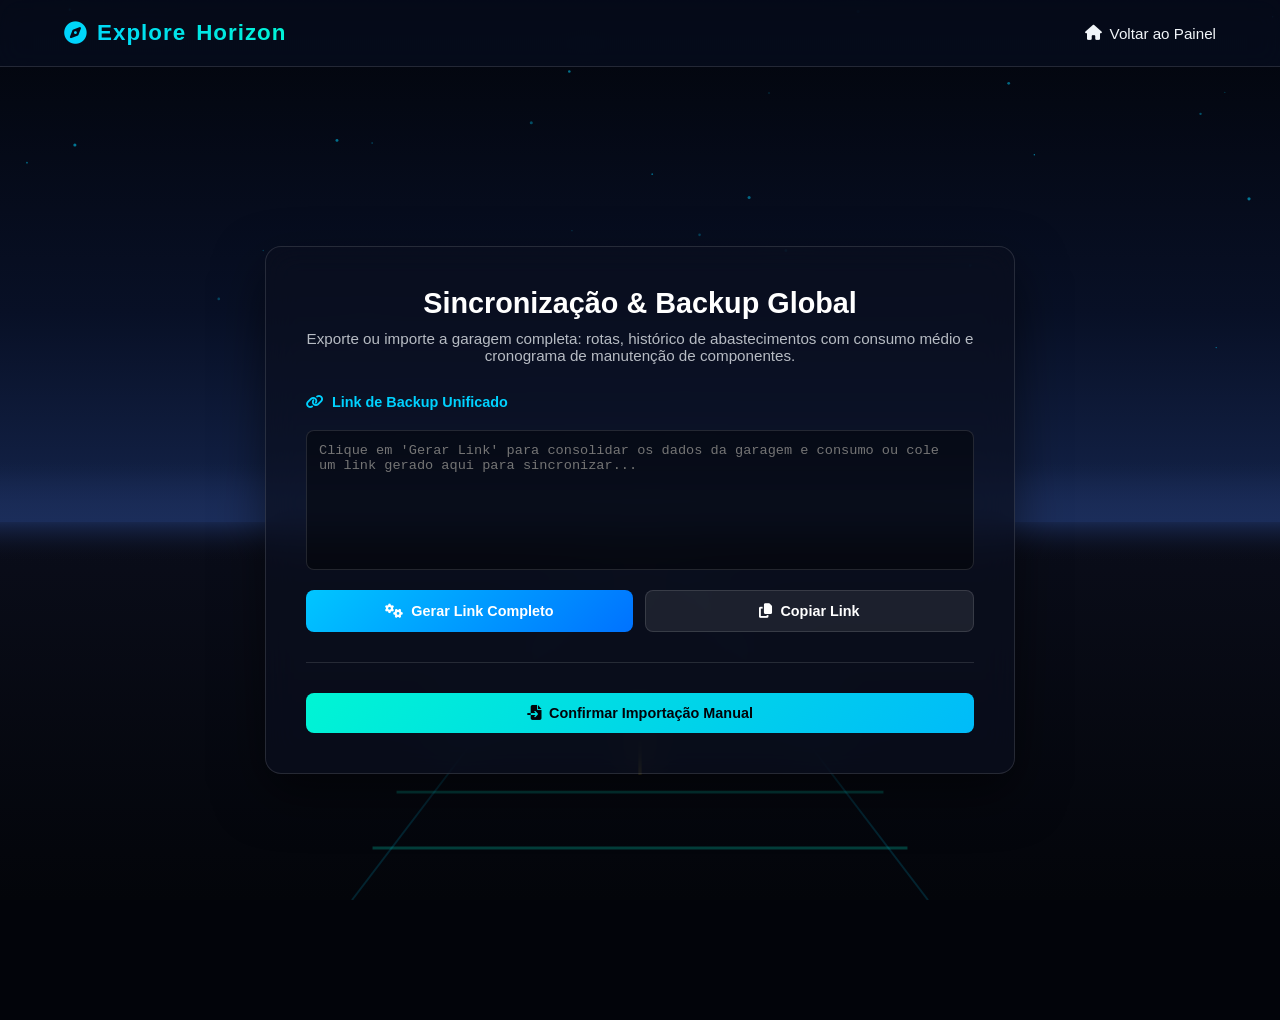
<file: backup.html>
<!DOCTYPE html>
<html lang="pt-BR">
<head>
    <meta charset="UTF-8">
    <meta name="viewport" content="width=device-width, initial-scale=1.0">
    <title>Backup & Sincronização | Estrada Infinita</title>
    <link rel="stylesheet" href="https://cdnjs.cloudflare.com/ajax/libs/font-awesome/6.4.0/css/all.min.css">
    
    <style>
        :root {
            --primary-color: #00d2ff;
            --accent-neon: #00f5d4;
            --accent-pink: #ff85a1;
            --bg-dark: #02040a;
            --card-bg: rgba(255, 255, 255, 0.06);
            --card-border: rgba(255, 255, 255, 0.12);
            --text-main: #f1f5f9;
        }

        * {
            margin: 0;
            padding: 0;
            box-sizing: border-box;
            font-family: 'Segoe UI', Roboto, Helvetica, Arial, sans-serif;
        }

        body {
            background-color: var(--bg-dark);
            color: var(--text-main);
            min-height: 100vh;
            overflow-x: hidden;
            position: relative;
        }

        #bg-canvas {
            position: fixed;
            top: 0;
            left: 0;
            width: 100vw;
            height: 100vh;
            z-index: -1;
            pointer-events: none;
        }

        /* Navbar estilo Glass */
        header {
            width: 100%;
            padding: 20px 5%;
            background: rgba(8, 16, 38, 0.5);
            backdrop-filter: blur(12px);
            -webkit-backdrop-filter: blur(12px);
            border-bottom: 1px solid var(--card-border);
            display: flex;
            justify-content: space-between;
            align-items: center;
            position: fixed;
            top: 0;
            left: 0;
            z-index: 100;
        }

        .logo {
            font-size: 1.4rem;
            font-weight: 800;
            letter-spacing: 1px;
            background: linear-gradient(45deg, var(--primary-color), var(--accent-neon));
            -webkit-background-clip: text;
            -webkit-text-fill-color: transparent;
            display: flex;
            align-items: center;
            gap: 10px;
        }

        .nav-menu {
            display: flex;
            gap: 20px;
            list-style: none;
        }

        .nav-menu a {
            color: var(--text-main);
            text-decoration: none;
            font-weight: 500;
            font-size: 0.95rem;
            transition: 0.3s;
            display: flex;
            align-items: center;
            gap: 8px;
        }

        .nav-menu a:hover {
            color: var(--accent-neon);
        }

        /* Container Principal Otimizado para Telas Grandes */
        main {
            margin-top: 120px;
            padding: 20px 5%;
            display: flex;
            justify-content: center;
            align-items: center;
            min-height: calc(100vh - 120px);
            opacity: 0;
            transition: opacity 0.5s ease;
        }

        .glass-container {
            background: rgba(10, 15, 30, 0.7);
            backdrop-filter: blur(16px);
            -webkit-backdrop-filter: blur(16px);
            border: 1px solid var(--card-border);
            border-radius: 16px;
            padding: 40px;
            width: 100%;
            max-width: 750px; /* Alargado sutilmente para monitores maiores */
            box-shadow: 0 20px 50px rgba(0,0,0,0.5);
            text-align: center;
        }

        h2 {
            font-size: 1.8rem;
            margin-bottom: 10px;
            color: #fff;
            font-weight: 700;
        }

        p.subtitle {
            font-size: 0.95rem;
            opacity: 0.75;
            margin-bottom: 30px;
        }

        .backup-box {
            display: flex;
            flex-direction: column;
            gap: 20px;
            text-align: left;
        }

        label {
            font-size: 0.9rem;
            font-weight: 600;
            color: var(--primary-color);
            display: flex;
            align-items: center;
            gap: 8px;
        }

        textarea {
            width: 100%;
            height: 140px;
            background: rgba(0, 0, 0, 0.4);
            border: 1px solid var(--card-border);
            border-radius: 8px;
            padding: 12px;
            color: #fff;
            font-family: 'Courier New', Courier, monospace;
            font-size: 0.85rem;
            resize: none;
            outline: none;
            transition: 0.3s;
        }

        textarea:focus {
            border-color: var(--primary-color);
            box-shadow: 0 0 10px rgba(0, 210, 255, 0.2);
        }

        .btn-group {
            display: flex;
            gap: 12px;
            flex-wrap: wrap;
        }

        button {
            flex: 1;
            min-width: 140px;
            padding: 12px 20px;
            border: none;
            border-radius: 8px;
            font-size: 0.9rem;
            font-weight: 600;
            cursor: pointer;
            transition: 0.3s cubic-bezier(0.175, 0.885, 0.32, 1.275);
            display: flex;
            align-items: center;
            justify-content: center;
            gap: 8px;
        }

        .btn-primary {
            background: linear-gradient(135deg, #00c6ff, #0072ff);
            color: #fff;
        }

        .btn-primary:hover {
            transform: translateY(-2px);
            box-shadow: 0 5px 15px rgba(0, 114, 255, 0.4);
        }

        .btn-secondary {
            background: rgba(255, 255, 255, 0.08);
            color: #fff;
            border: 1px solid var(--card-border);
        }

        .btn-secondary:hover {
            background: rgba(255, 255, 255, 0.15);
            transform: translateY(-2px);
        }

        .btn-success {
            background: linear-gradient(135deg, #00f5d4, #00bbf9);
            color: #02040a;
        }

        .btn-success:hover {
            transform: translateY(-2px);
            box-shadow: 0 5px 15px rgba(0, 245, 212, 0.4);
        }

        hr {
            border: none;
            border-top: 1px solid var(--card-border);
            margin: 10px 0;
        }
    </style>
</head>
<body>

    <canvas id="bg-canvas"></canvas>

    <header>
        <div class="logo">
            <i class="fa-solid fa-compass"></i> Explore<span>Horizon</span>
        </div>
        <ul class="nav-menu">
            <li><a href="index.html"><i class="fa-solid fa-house"></i> Voltar ao Painel</a></li>
        </ul>
    </header>

    <main>
        <div class="glass-container">
            <h2>Sincronização & Backup Global</h2>
            <p class="subtitle">Exporte ou importe a garagem completa: rotas, histórico de abastecimentos com consumo médio e cronograma de manutenção de componentes.</p>
            
            <div class="backup-box">
                <label><i class="fa-solid fa-link"></i> Link de Backup Unificado</label>
                <textarea id="backup-string" placeholder="Clique em 'Gerar Link' para consolidar os dados da garagem e consumo ou cole um link gerado aqui para sincronizar..."></textarea>
                
                <div class="btn-group">
                    <button class="btn-primary" onclick="generateBackupLink()"><i class="fa-solid fa-gears"></i> Gerar Link Completo</button>
                    <button class="btn-secondary" onclick="copyBackup()"><i class="fa-solid fa-copy"></i> Copiar Link</button>
                </div>

                <hr>

                <div class="btn-group">
                    <button class="btn-success" onclick="importBackupTextarea()"><i class="fa-solid fa-file-import"></i> Confirmar Importação Manual</button>
                </div>
            </div>
        </div>
    </main>

    <script>
        // --- 1. CANVAS BACKGROUND INTERATIVO (Sincronizado) ---
        const canvas = document.getElementById('bg-canvas');
        const ctx = canvas.getContext('2d');

        let mouse = { x: window.innerWidth / 2, y: window.innerHeight / 2, targetX: window.innerWidth / 2, targetSpeed: 0.6 };
        let speed = 0.6; 
        let horizonY;
        let roadLines = [];
        let stars = [];
        let isNight = true;

        const currentHour = new Date().getHours();
        isNight = currentHour < 6 || currentHour >= 18; 

        function initCanvas() {
            canvas.width = window.innerWidth;
            canvas.height = window.innerHeight;
            horizonY = canvas.height * 0.58; 
            
            stars = [];
            if (isNight) {
                for(let i = 0; i < 45; i++) {
                    stars.push({
                        x: Math.random() * canvas.width,
                        y: Math.random() * horizonY,
                        size: Math.random() * 1.2 + 0.5,
                        baseAlpha: Math.random() * 0.4 + 0.2
                    });
                }
            }

            roadLines = [];
            const totalLines = 12;
            for(let i = 0; i < totalLines; i++) {
                roadLines.push((i / totalLines) * 100);
            }
        }

        window.addEventListener('mousemove', (e) => { mouse.targetX = e.clientX; });

        function animateCanvas() {
            ctx.clearRect(0, 0, canvas.width, canvas.height);
            mouse.x += (mouse.targetX - mouse.x) * 0.04;
            let curveFactor = (mouse.x - canvas.width / 2) / (canvas.width / 2);

            let skyGrad = ctx.createLinearGradient(0, 0, 0, horizonY);
            if (isNight) {
                skyGrad.addColorStop(0, '#02040a');
                skyGrad.addColorStop(0.6, '#081026');
                skyGrad.addColorStop(0.9, '#111f42');
                skyGrad.addColorStop(1, '#1b2d5a');
            } else {
                skyGrad.addColorStop(0, '#1a1c4b');  
                skyGrad.addColorStop(0.4, '#3b1c55'); 
                skyGrad.addColorStop(0.7, '#832161'); 
                skyGrad.addColorStop(0.9, '#da4453'); 
                skyGrad.addColorStop(1, '#f6bb42');   
            }
            ctx.fillStyle = skyGrad;
            ctx.fillRect(0, 0, canvas.width, horizonY);

            if (isNight) {
                stars.forEach(star => {
                    ctx.fillStyle = `rgba(0, 210, 255, ${star.baseAlpha})`;
                    ctx.beginPath();
                    ctx.arc(star.x - (curveFactor * 15), star.y, star.size, 0, Math.PI * 2);
                    ctx.fill();
                });
            }

            let roadGrad = ctx.createLinearGradient(0, horizonY, 0, canvas.height);
            if (isNight) {
                roadGrad.addColorStop(0, '#0a0d1a');
                roadGrad.addColorStop(1, '#03050a');
            } else {
                roadGrad.addColorStop(0, '#1f1924'); 
                roadGrad.addColorStop(1, '#0d0a10');
            }
            ctx.fillStyle = roadGrad;
            ctx.fillRect(0, horizonY, canvas.width, canvas.height - horizonY);

            let centerX = canvas.width / 2 + (curveFactor * 100);

            roadLines.forEach((progress, index) => {
                progress += speed;
                if (progress >= 100) progress = 0;
                roadLines[index] = progress;

                let normZ = progress / 100;
                let perspectiveY = horizonY + (normZ * normZ) * (canvas.height - horizonY);
                let roadWidth = normZ * canvas.width * 0.45;
                let opacity = normZ;

                ctx.strokeStyle = isNight ? `rgba(0, 245, 212, ${opacity * 0.25})` : `rgba(255, 133, 161, ${opacity * 0.35})`;
                ctx.lineWidth = 1 + normZ * 2;
                ctx.beginPath();
                ctx.moveTo(centerX - roadWidth / 2, perspectiveY);
                ctx.lineTo(centerX + roadWidth / 2, perspectiveY);
                ctx.stroke();

                if (Math.sin(progress * 0.2) > 0) {
                    ctx.strokeStyle = `rgba(255, 211, 42, ${opacity * 0.6})`;
                    ctx.lineWidth = 1 + normZ * 3;
                    ctx.beginPath();
                    let lineLength = 10 + normZ * 30;
                    ctx.moveTo(centerX + (curveFactor * normZ * 30), perspectiveY);
                    ctx.lineTo(centerX + (curveFactor * normZ * 30), perspectiveY + lineLength > canvas.height ? canvas.height : perspectiveY + lineLength);
                    ctx.stroke();
                }
            });

            ctx.strokeStyle = isNight ? 'rgba(0, 210, 255, 0.15)' : 'rgba(234, 95, 148, 0.2)';
            ctx.lineWidth = 2;
            ctx.beginPath();
            ctx.moveTo(centerX, horizonY);
            ctx.lineTo(canvas.width / 2 - canvas.width * 0.225 + (curveFactor * 100), canvas.height);
            ctx.stroke();
            ctx.beginPath();
            ctx.moveTo(centerX, horizonY);
            ctx.lineTo(canvas.width / 2 + canvas.width * 0.225 + (curveFactor * 100), canvas.height);
            ctx.stroke();

            let atmosphericGlow = ctx.createLinearGradient(0, horizonY - 60, 0, horizonY + 40);
            if (isNight) {
                atmosphericGlow.addColorStop(0, 'rgba(27, 45, 90, 0)');
                atmosphericGlow.addColorStop(0.6, 'rgba(27, 45, 90, 0.8)'); 
                atmosphericGlow.addColorStop(1, 'rgba(10, 13, 26, 0)');     
            } else {
                atmosphericGlow.addColorStop(0, 'rgba(246, 187, 66, 0)');
                atmosphericGlow.addColorStop(0.6, 'rgba(246, 187, 66, 0.5)'); 
                atmosphericGlow.addColorStop(1, 'rgba(31, 25, 36, 0)');
            }
            ctx.fillStyle = atmosphericGlow;
            ctx.fillRect(0, horizonY - 60, canvas.width, 100);

            requestAnimationFrame(animateCanvas);
        }

        window.addEventListener('resize', initCanvas);
        initCanvas();
        animateCanvas();


        // --- 2. TRATAMENTO DE SESSÃO FLUIDO + AUTO IMPORT VIA URL (MÚLTIPLAS CHAVES) ---
        window.addEventListener('DOMContentLoaded', () => {
            let activeSession = sessionStorage.getItem('eh_session');
            if(!activeSession) {
                sessionStorage.setItem('eh_session', 'guest');
                activeSession = 'guest';
            }
            const prefix = activeSession === 'admin' ? 'admin_' : 'guest_';
            const destKey = activeSession === 'admin' ? 'explore_destinations' : 'guest_destinations';
            
            const mainEl = document.querySelector('main');
            if(mainEl) mainEl.style.opacity = '1';

            // Captura parâmetros da URL
            const urlParams = new URLSearchParams(window.location.search);
            const importData = urlParams.get('import');
            
            if (importData) {
                try {
                    const decrypted = decodeURIComponent(escape(atob(importData)));
                    const packageData = JSON.parse(decrypted); 
                    
                    // Valida e extrai o pacote completo injetando no localStorage correspondente
                    if(packageData.destinations) localStorage.setItem(destKey, JSON.stringify(packageData.destinations));
                    if(packageData.garage) localStorage.setItem(prefix + 'garage', JSON.stringify(packageData.garage));
                    if(packageData.fuel) localStorage.setItem(prefix + 'fuel_records', JSON.stringify(packageData.fuel));
                    if(packageData.maint) localStorage.setItem(prefix + 'maint_records', JSON.stringify(packageData.maint));
                    if(packageData.reminders) localStorage.setItem(prefix + 'reminders', JSON.stringify(packageData.reminders));
                    
                    alert("Sincronização de dados da garagem realizada com sucesso!");
                    window.location.href = "index.html";
                } catch(e) {
                    alert("O link de importação usado está corrompido ou é inválido.");
                }
            }
        });


        // --- 3. EXPORTAR/IMPORTAR CONJUNTO UNIFICADO DE CHAVES ---
        function generateBackupLink() {
            const role = sessionStorage.getItem('eh_session') || 'guest';
            const prefix = role === 'admin' ? 'admin_' : 'guest_';
            const destKey = role === 'admin' ? 'explore_destinations' : 'guest_destinations';

            // Coleta todas as estruturas criadas nas alterações anteriores
            const packageData = {
                destinations: JSON.parse(localStorage.getItem(destKey)) || [],
                garage: JSON.parse(localStorage.getItem(prefix + 'garage')) || null,
                fuel: JSON.parse(localStorage.getItem(prefix + 'fuel_records')) || [],
                maint: JSON.parse(localStorage.getItem(prefix + 'maint_records')) || [],
                reminders: JSON.parse(localStorage.getItem(prefix + 'reminders')) || []
            };
            
            // Verifica se existe alguma informação útil para ser exportada
            if (packageData.destinations.length === 0 && !packageData.garage && packageData.fuel.length === 0 && packageData.maint.length === 0) {
                alert("Nenhum registro localizado neste perfil para exportar ainda.");
                return;
            }

            const stringified = JSON.stringify(packageData);
            const encryptedData = btoa(unescape(encodeURIComponent(stringified)));
            const shareableLink = `${window.location.origin}${window.location.pathname}?import=${encryptedData}`;
            
            document.getElementById('backup-string').value = shareableLink;
        }

        function copyBackup() {
            const txt = document.getElementById('backup-string');
            if(!txt.value) { alert("Gere o link antes de copiar."); return; }
            txt.select();
            document.execCommand('copy');
            alert("Link de sincronização unificado copiado!");
        }

        function importBackupTextarea() {
            const txtValue = document.getElementById('backup-string').value.trim();
            if(!txtValue) { alert("Cole o código ou link na caixa antes."); return; }
            
            try {
                let cleanCode = txtValue.includes('?import=') ? txtValue.split('?import=')[1] : txtValue;
                const decrypted = decodeURIComponent(escape(atob(cleanCode)));
                const packageData = JSON.parse(decrypted);
                
                const role = sessionStorage.getItem('eh_session') || 'guest';
                const prefix = role === 'admin' ? 'admin_' : 'guest_';
                const destKey = role === 'admin' ? 'explore_destinations' : 'guest_destinations';
                
                // Grava de forma limpa cada estrutura recuperada
                if(packageData.destinations) localStorage.setItem(destKey, JSON.stringify(packageData.destinations));
                if(packageData.garage) localStorage.setItem(prefix + 'garage', JSON.stringify(packageData.garage));
                if(packageData.fuel) localStorage.setItem(prefix + 'fuel_records', JSON.stringify(packageData.fuel));
                if(packageData.maint) localStorage.setItem(prefix + 'maint_records', JSON.stringify(packageData.maint));
                if(packageData.reminders) localStorage.setItem(prefix + 'reminders', JSON.stringify(packageData.reminders));

                alert("Importação e sincronização completas concluídas com sucesso!");
                window.location.href = "index.html";
            } catch(e) {
                alert("Código ou link de sincronização inválido.");
            }
        }
    </script>
</body>
</html>
</file>
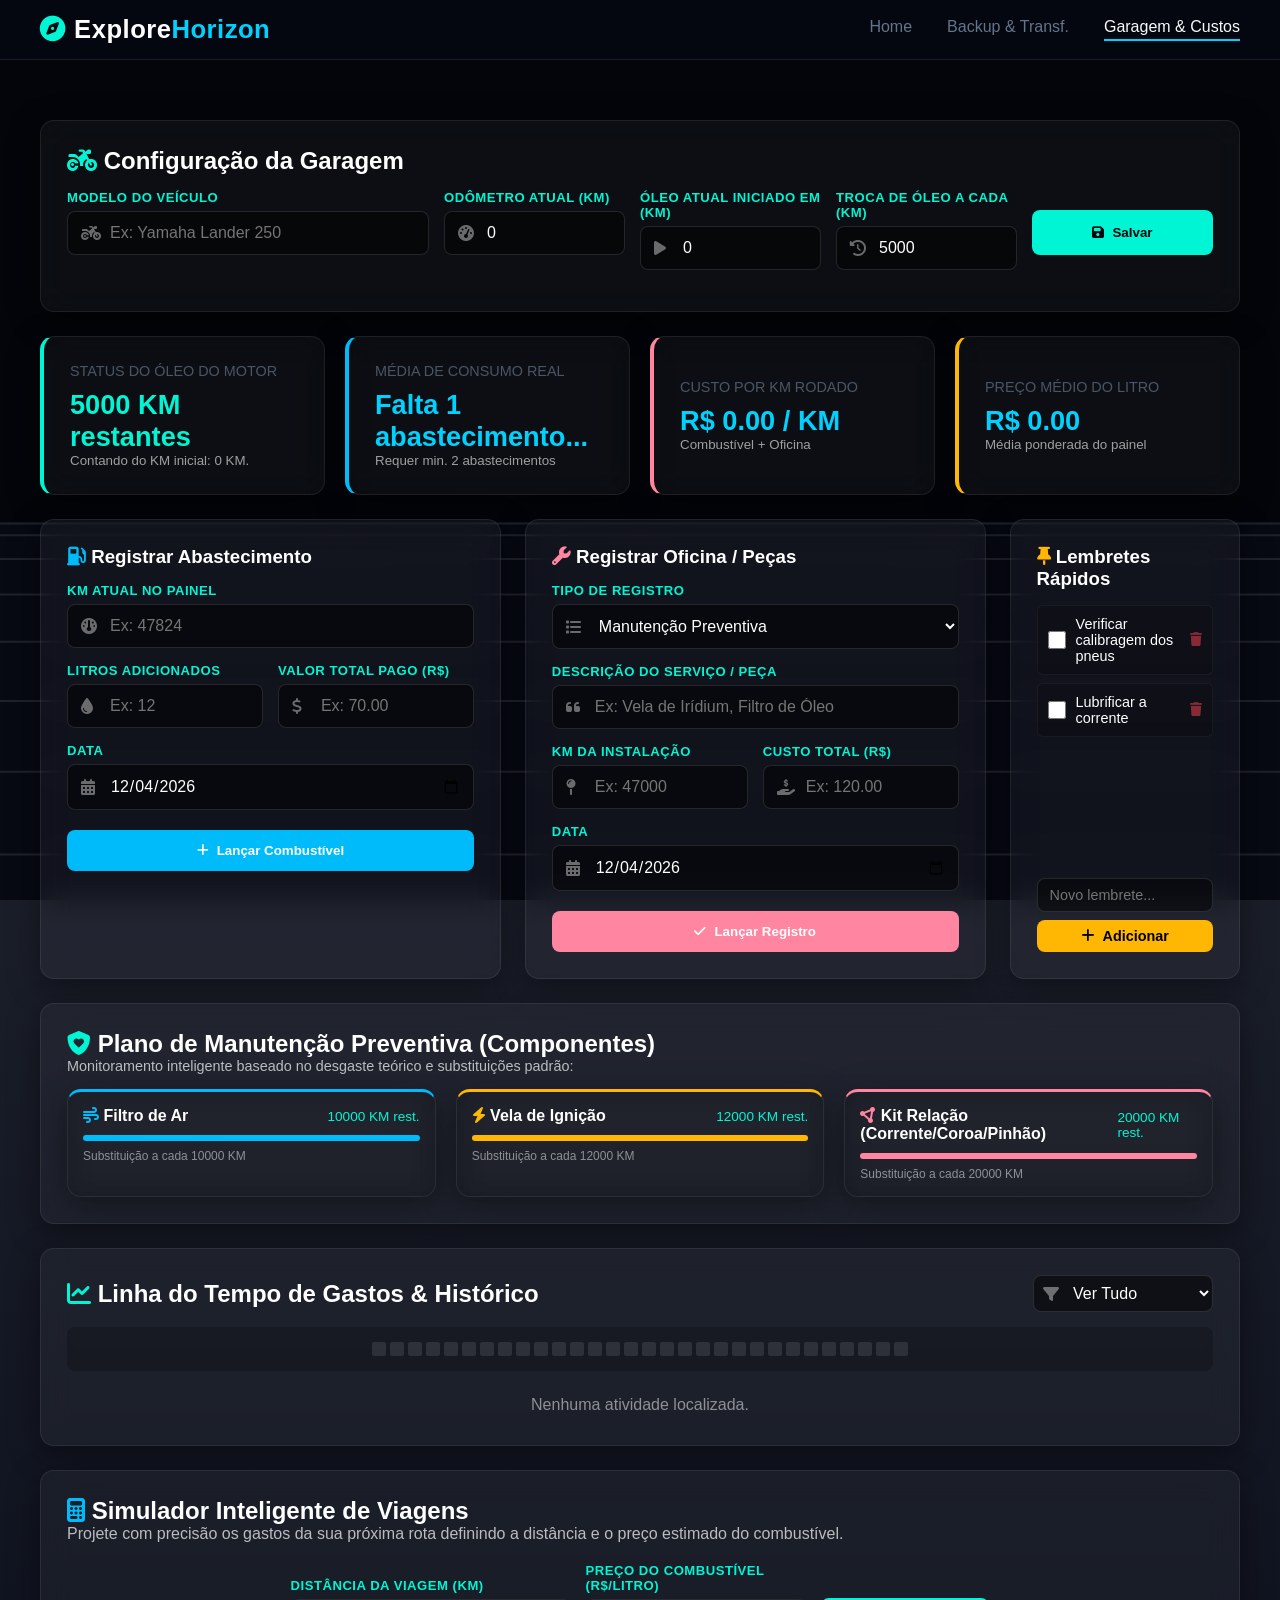
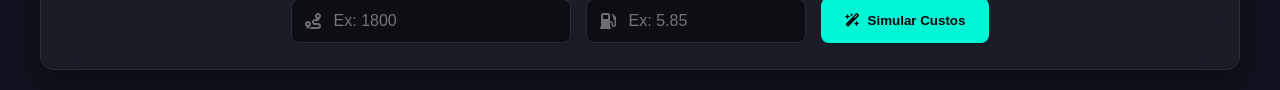
<file: manutencao.html>
<!DOCTYPE html>
<html lang="pt-BR">

<head>
    <meta charset="UTF-8">
    <meta name="viewport" content="width=device-width, initial-scale=1.0">
    <title>ExploreHorizon - Gestão de Manutenção e Consumo</title>
    <link rel="stylesheet" href="style.css">
    <link rel="stylesheet" href="manutencao.css">
    <link rel="stylesheet" href="https://cdnjs.cloudflare.com/ajax/libs/font-awesome/6.4.0/css/all.min.css">
    <style>
        body {
            background: linear-gradient(rgba(10, 14, 26, 0.88), rgba(10, 14, 26, 0.98)),
                url('https://images.unsplash.com/photo-1618005182384-a83a8bd57fbe?q=80&w=1920') no-repeat center center fixed;
            background-size: cover;
            font-family: 'Segoe UI', Tahoma, Geneva, Verdana, sans-serif;
            color: #ffffff;
            margin: 0;
            padding: 0;
        }

        #bg-canvas {
            position: fixed;
            top: 0;
            left: 0;
            width: 100%;
            height: 100%;
            z-index: -1;
            pointer-events: none;
        }

        /* Otimização para Monitores Grandes e Ultrawide */
        .main-container {
            max-width: 1650px;
            margin: 100px auto 0 auto;
            padding: 20px 40px;
        }

        .glass-card {
            background: rgba(255, 255, 255, 0.04);
            backdrop-filter: blur(16px);
            -webkit-backdrop-filter: blur(16px);
            border: 1px solid rgba(255, 255, 255, 0.08);
            border-radius: 14px;
            padding: 26px;
            box-shadow: 0 8px 32px 0 rgba(0, 0, 0, 0.4);
            transition: transform 0.2s ease;
        }

        .modern-input-group {
            display: flex;
            flex-direction: column;
            position: relative;
            margin-bottom: 15px;
        }

        .modern-input-group label {
            font-size: 0.82rem;
            color: #00f5d4;
            margin-bottom: 6px;
            font-weight: 600;
            text-transform: uppercase;
            letter-spacing: 0.5px;
        }

        .input-wrapper {
            position: relative;
            display: flex;
            align-items: center;
        }

        .input-wrapper i {
            position: absolute;
            left: 14px;
            color: rgba(255, 255, 255, 0.4);
            font-size: 1rem;
            pointer-events: none;
        }

        .input-wrapper input,
        .input-wrapper select,
        .input-wrapper textarea {
            width: 100%;
            padding: 12px 12px 12px 42px;
            background: rgba(0, 0, 0, 0.5);
            border: 1px solid rgba(255, 255, 255, 0.12);
            border-radius: 8px;
            color: #fff;
            font-size: 1rem;
            outline: none;
            transition: all 0.3s ease;
        }

        .input-wrapper input:focus,
        .input-wrapper select:focus {
            border-color: #00f5d4;
            box-shadow: 0 0 12px rgba(0, 245, 212, 0.25);
        }

        .btn-modern {
            cursor: pointer;
            border: none;
            border-radius: 8px;
            font-weight: bold;
            display: inline-flex;
            align-items: center;
            justify-content: center;
            gap: 8px;
            transition: all 0.3s;
        }

        .btn-modern-primary {
            background: #00f5d4;
            color: #03050a;
        }

        .btn-modern-primary:hover {
            background: #00bbf9;
            box-shadow: 0 0 15px rgba(0, 187, 249, 0.4);
        }

        /* Grid Layout de Três Colunas para Telas Grandes */
        .dashboard-layout-grid {
            display: grid;
            grid-template-columns: 2fr 2fr 1fr;
            gap: 24px;
            margin-bottom: 24px;
        }

        @media (max-width: 1200px) {
            .dashboard-layout-grid {
                grid-template-columns: 1fr 1fr;
            }
        }

        @media (max-width: 768px) {
            .dashboard-layout-grid {
                grid-template-columns: 1fr;
            }
        }

        /* Lista de Checklist/Lembretes */
        .reminder-item {
            display: flex;
            align-items: center;
            gap: 10px;
            background: rgba(0, 0, 0, 0.2);
            padding: 10px;
            border-radius: 6px;
            margin-bottom: 8px;
            border: 1px solid rgba(255, 255, 255, 0.05);
        }

        .reminder-item input[type="checkbox"] {
            accent-color: #00f5d4;
            width: 18px;
            height: 18px;
            cursor: pointer;
        }
    </style>
</head>

<body>
    <canvas id="bg-canvas"></canvas>
    <div id="toast-container"></div>

    <header>
        <div class="navbar">
            <div class="logo">
                <i class="fa-solid fa-compass animate-compass"></i> Explore<span>Horizon</span>
            </div>
            <nav class="nav-menu">
                <a href="index.html" class="nav-link">Home</a>
                <a href="backup.html" class="nav-link">Backup & Transf.</a>
                <a href="#" class="nav-link active">Garagem & Custos</a>
            </nav>
        </div>
    </header>

    <main class="main-container">

        <section class="glass-card" style="margin-bottom: 24px;">
            <h2><i class="fa-solid fa-motorcycle" style="color: #00f5d4;"></i> Configuração da Garagem</h2>
            <div style="display: flex; flex-wrap: wrap; gap: 15px; margin-top: 15px;">
                <div class="modern-input-group" style="flex: 2; min-width: 220px;">
                    <label>Modelo do Veículo</label>
                    <div class="input-wrapper">
                        <input type="text" id="veh-model" placeholder="Ex: Yamaha Lander 250">
                        <i class="fa-solid fa-motorcycle"></i>
                    </div>
                </div>
                <div class="modern-input-group" style="flex: 1; min-width: 160px;">
                    <label>Odômetro Atual (KM)</label>
                    <div class="input-wrapper">
                        <input type="number" id="veh-km" placeholder="Ex: 47520">
                        <i class="fa-solid fa-gauge-high"></i>
                    </div>
                </div>
                <div class="modern-input-group" style="flex: 1; min-width: 160px;">
                    <label>Óleo Atual Iniciado em (KM)</label>
                    <div class="input-wrapper">
                        <input type="number" id="veh-oil-start" placeholder="Ex: 47000">
                        <i class="fa-solid fa-play"></i>
                    </div>
                </div>
                <div class="modern-input-group" style="flex: 1; min-width: 160px;">
                    <label>Troca de Óleo a cada (KM)</label>
                    <div class="input-wrapper">
                        <input type="number" id="veh-oil-interval" placeholder="Ex: 5000" value="5000">
                        <i class="fa-solid fa-clock-rotate-left"></i>
                    </div>
                </div>
                <div class="modern-input-group"
                    style="flex: 1; min-width: 150px; display: flex; justify-content: flex-end;">
                    <button class="btn-modern btn-modern-primary" onclick="saveVehicleSettings()"
                        style="width: 100%; height: 45px; margin-bottom: 15px;"><i class="fa-solid fa-floppy-disk"></i>
                        Salvar</button>
                </div>
            </div>
        </section>

        <div
            style="display: grid; grid-template-columns: repeat(auto-fit, minmax(240px, 1fr)); gap: 20px; margin-bottom: 24px;">
            <div class="stat-card glass-card" style="border-left: 4px solid #00f5d4;">
                <p style="margin: 0 0 10px 0; opacity: 0.7; font-size: 0.9rem;">STATUS DO ÓLEO DO MOTOR</p>
                <h3 id="card-oil-status" style="margin: 0; font-size: 1.7rem;">---</h3>
                <small id="card-oil-sub" style="opacity: 0.6;">Carregando...</small>
            </div>
            <div class="stat-card glass-card" style="border-left: 4px solid #00bbf9;">
                <p style="margin: 0 0 10px 0; opacity: 0.7; font-size: 0.9rem;">MÉDIA DE CONSUMO REAL</p>
                <h3 id="card-consumption" style="margin: 0; font-size: 1.7rem;">0.0 km/L</h3>
                <small style="opacity: 0.6;">Requer min. 2 abastecimentos</small>
            </div>
            <div class="stat-card glass-card" style="border-left: 4px solid #ff85a1;">
                <p style="margin: 0 0 10px 0; opacity: 0.7; font-size: 0.9rem;">CUSTO POR KM RODADO</p>
                <h3 id="card-cost-per-km" style="margin: 0; font-size: 1.7rem;">R$ 0,00 / KM</h3>
                <small style="opacity: 0.6;">Combustível + Oficina</small>
            </div>
            <div class="stat-card glass-card" style="border-left: 4px solid #ffb703;">
                <p style="margin: 0 0 10px 0; opacity: 0.7; font-size: 0.9rem;">PREÇO MÉDIO DO LITRO</p>
                <h3 id="card-avg-fuel-price" style="margin: 0; font-size: 1.7rem;">R$ 0,00</h3>
                <small style="opacity: 0.6;">Média ponderada do painel</small>
            </div>
        </div>

        <div class="dashboard-layout-grid">

            <div class="glass-card">
                <h3><i class="fa-solid fa-gas-pump" style="color: #00bbf9;"></i> Registrar Abastecimento</h3>
                <div style="margin-top: 15px;">
                    <div class="modern-input-group">
                        <label>KM Atual no Painel</label>
                        <div class="input-wrapper">
                            <input type="number" id="fuel-km" placeholder="Ex: 47824">
                            <i class="fa-solid fa-gauge"></i>
                        </div>
                    </div>
                    <div style="display: flex; gap: 15px;">
                        <div class="modern-input-group" style="flex: 1;">
                            <label>Litros Adicionados</label>
                            <div class="input-wrapper">
                                <input type="number" step="0.01" id="fuel-liters" placeholder="Ex: 12">
                                <i class="fa-solid fa-droplet"></i>
                            </div>
                        </div>
                        <div class="modern-input-group" style="flex: 1;">
                            <label>Valor Total Pago (R$)</label>
                            <div class="input-wrapper">
                                <input type="number" step="0.01" id="fuel-price" placeholder="Ex: 70.00">
                                <i class="fa-solid fa-dollar-sign"></i>
                            </div>
                        </div>
                    </div>
                    <div class="modern-input-group">
                        <label>Data</label>
                        <div class="input-wrapper">
                            <input type="date" id="fuel-date">
                            <i class="fa-solid fa-calendar-days"></i>
                        </div>
                    </div>
                    <button class="btn-modern" onclick="addFuelRecord()"
                        style="background: #00bbf9; color: #fff; width: 100%; padding: 13px; margin-top: 5px;"><i
                            class="fa-solid fa-plus"></i> Lançar Combustível</button>
                </div>
            </div>

            <div class="glass-card">
                <h3><i class="fa-solid fa-wrench" style="color: #ff85a1;"></i> Registrar Oficina / Peças</h3>
                <div style="margin-top: 15px;">
                    <div class="modern-input-group">
                        <label>Tipo de Registro</label>
                        <div class="input-wrapper">
                            <select id="maint-type">
                                <option value="Preventiva">Manutenção Preventiva</option>
                                <option value="Corretiva">Manutenção Corretiva</option>
                                <option value="Troca de Óleo">Troca de Óleo</option>
                                <option value="Modificação">Modificação / Acessório</option>
                            </select>
                            <i class="fa-solid fa-list"></i>
                        </div>
                    </div>
                    <div class="modern-input-group">
                        <label>Descrição do Serviço / Peça</label>
                        <div class="input-wrapper">
                            <input type="text" id="maint-desc" placeholder="Ex: Vela de Irídium, Filtro de Óleo">
                            <i class="fa-solid fa-quote-left"></i>
                        </div>
                    </div>
                    <div style="display: flex; gap: 15px;">
                        <div class="modern-input-group" style="flex: 1;">
                            <label>KM da Instalação</label>
                            <div class="input-wrapper">
                                <input type="number" id="maint-km" placeholder="Ex: 47000">
                                <i class="fa-solid fa-map-pin"></i>
                            </div>
                        </div>
                        <div class="modern-input-group" style="flex: 1;">
                            <label>Custo Total (R$)</label>
                            <div class="input-wrapper">
                                <input type="number" step="0.01" id="maint-price" placeholder="Ex: 120.00">
                                <i class="fa-solid fa-hand-holding-dollar"></i>
                            </div>
                        </div>
                    </div>
                    <div class="modern-input-group">
                        <label>Data</label>
                        <div class="input-wrapper">
                            <input type="date" id="maint-date">
                            <i class="fa-solid fa-calendar-days"></i>
                        </div>
                    </div>
                    <button class="btn-modern" onclick="addMaintRecord()"
                        style="background: #ff85a1; color: #fff; width: 100%; padding: 13px; margin-top: 5px;"><i
                            class="fa-solid fa-check"></i> Lançar Registro</button>
                </div>
            </div>

            <div class="glass-card" style="display: flex; flex-direction: column; justify-content: space-between;">
                <div>
                    <h3><i class="fa-solid fa-thumbtack" style="color: #ffb703;"></i> Lembretes Rápidos</h3>
                    <div id="reminders-list" style="margin-top: 15px;">
                    </div>
                </div>
                <div style="margin-top: 10px;">
                    <div class="input-wrapper">
                        <input type="text" id="new-reminder-text" placeholder="Novo lembrete..."
                            style="padding: 8px 8px 8px 12px; font-size: 0.9rem;">
                    </div>
                    <button class="btn-modern" onclick="addCustomReminder()"
                        style="background: #ffb703; color: #000; width: 100%; padding: 8px; margin-top: 8px; font-size: 0.9rem;"><i
                            class="fa-solid fa-plus"></i> Adicionar</button>
                </div>
            </div>
        </div>

        <section class="glass-card" style="margin-bottom: 24px;">
            <h2><i class="fa-solid fa-shield-heart" style="color: #00f5d4;"></i> Plano de Manutenção Preventiva
                (Componentes)</h2>
            <p style="font-size: 0.9rem; opacity: 0.7; margin-bottom: 15px;">Monitoramento inteligente baseado no
                desgaste teórico e substituições padrão:</p>
            <div id="preventive-grid"
                style="display: grid; grid-template-columns: repeat(auto-fit, minmax(280px, 1fr)); gap: 20px;">
            </div>
        </section>

        <section class="glass-card" style="margin-bottom: 24px;">
            <div
                style="display: flex; justify-content: space-between; align-items: center; flex-wrap: wrap; gap: 15px; margin-bottom: 15px;">
                <h2><i class="fa-solid fa-chart-line" style="color: #00f5d4;"></i> Linha do Tempo de Gastos & Histórico
                </h2>
                <div class="input-wrapper" style="width: 180px;">
                    <select id="filter-period" onchange="renderHistoryAndCharts()" style="padding: 8px 8px 8px 35px;">
                        <option value="all">Ver Tudo</option>
                        <option value="week">Esta Semana</option>
                        <option value="month">Este Mês</option>
                        <option value="year">Este Ano</option>
                    </select>
                    <i class="fa-solid fa-filter" style="left: 10px;"></i>
                </div>
            </div>

            <div id="heatmap" class="heatmap-container" style="margin-bottom: 20px;"></div>
            <div id="history-timeline" style="max-height: 350px; overflow-y: auto; text-align: left; padding: 5px;">
            </div>
        </section>

        <section class="glass-card">
            <h2><i class="fa-solid fa-calculator" style="color: #00bbf9;"></i> Simulador Inteligente de Viagens</h2>
            <p style="color: rgba(255,255,255,0.7); margin-bottom: 20px;">Projete com precisão os gastos da sua próxima
                rota definindo a distância e o preço estimado do combustível.</p>

            <div class="input-row"
                style="display: flex; gap: 15px; justify-content: center; flex-wrap: wrap; align-items: flex-end;">
                <div class="modern-input-group" style="flex: 1; max-width: 280px; margin-bottom: 0;">
                    <label>Distância da Viagem (KM)</label>
                    <div class="input-wrapper">
                        <input type="number" id="sim-km" placeholder="Ex: 1800">
                        <i class="fa-solid fa-route"></i>
                    </div>
                </div>

                <div class="modern-input-group" style="flex: 1; max-width: 220px; margin-bottom: 0;">
                    <label>Preço do Combustível (R$/Litro)</label>
                    <div class="input-wrapper">
                        <input type="number" step="0.01" id="sim-fuel-price" placeholder="Ex: 5.85">
                        <i class="fa-solid fa-gas-pump"></i>
                    </div>
                </div>

                <button class="btn-modern btn-modern-primary" onclick="runTripSimulation()"
                    style="padding: 0 24px; height: 45px;"><i class="fa-solid fa-wand-magic-sparkles"></i> Simular
                    Custos</button>
            </div>

            <div id="simulation-result"
                style="margin-top: 25px; font-size: 1.1rem; line-height: 1.6; text-align: left; display: none; padding: 20px; background: rgba(0,0,0,0.5); border-radius: 8px; border-left: 4px solid #00f5d4;">
            </div>
        </section>

    </main>

    <script src="manutencao.js"></script>
</body>

</html>
</file>
<file: style.css>
:root {
    --bg-dark: #060913;
    --card-bg: rgba(13, 20, 38, 0.45);
    --border-color: rgba(255, 255, 255, 0.08);
    --primary-color: #00d2ff;
    --secondary-color: #00f5d4;
    --text-main: #f8fafc;
    --text-muted: #64748b;
    --accent-red: #ff4757;
    --success-color: #2ed573;
}

/* --- CONFIGURAÇÕES GERAIS E RESETS --- */
* {
    margin: 0; padding: 0; box-sizing: border-box;
    font-family: 'Segoe UI', Roboto, sans-serif;
}

body {
    background-color: var(--bg-dark);
    color: var(--text-main);
    overflow-x: hidden;
    min-height: 100vh;
}

/* --- GARANTIA DO PLANO DE FUNDO EM TODAS AS ABAS --- */
#bg-canvas {
    position: fixed;
    top: 0;
    left: 0;
    width: 100vw;
    height: 100vh;
    z-index: -1; /* Fica sempre atrás de tudo */
    pointer-events: none;
}

/* --- MODAIS ULTRA-PREMIUM (GLASSMORPHISM) --- */
.modal {
    position: fixed;
    top: 0;
    left: 0;
    width: 100%;
    height: 100%;
    background: rgba(3, 5, 10, 0.85) !important; /* Fundo escuro sutil */
    backdrop-filter: blur(12px) !important; /* Desfoque do fundo */
    -webkit-backdrop-filter: blur(12px);
    display: none; /* Padrão: Escondido */
    align-items: center;
    justify-content: center;
    z-index: 10000;
    animation: fadeIn 0.25s ease-out;
}

/* Classe utilitária que o seu JS deve ativar (ex: modal.classList.add('show')) */
.modal.show, .modal.active {
    display: flex !important;
}

.modal-content.glass-card, .modal-content {
    width: 92%;
    max-width: 550px;
    position: relative;
    background: rgba(255, 255, 255, 0.03) !important;
    border: 1px solid rgba(255, 255, 255, 0.08) !important;
    border-radius: 16px !important;
    box-shadow: 0 20px 50px rgba(0, 0, 0, 0.6) !important;
    backdrop-filter: blur(20px) !important;
    -webkit-backdrop-filter: blur(20px);
    padding: 40px 30px;
    transition: all 0.3s ease;
    animation: slideUp 0.3s cubic-bezier(0.4, 0, 0.2, 1);
}

.modal-subtitle { color: var(--text-muted); font-size: 0.9rem; margin: -10px 0 20px 0; }
.close-btn { position: absolute; top: 20px; right: 25px; font-size: 2rem; cursor: pointer; color: var(--text-muted); transition: 0.2s;}
.close-btn:hover { color: #fff; }

/* --- ESTILIZAÇÃO DOS INPUTS DENTRO DOS MODAIS --- */
.modal-content input[type="text"],
.modal-content input[type="password"],
.modal-content input[type="date"],
.modal-content input[type="number"] {
    width: 100%;
    padding: 14px 16px;
    background: rgba(0, 0, 0, 0.5) !important;
    border: 1px solid rgba(255, 255, 255, 0.1) !important;
    border-radius: 10px !important;
    color: #fff !important;
    font-size: 1rem;
    transition: all 0.2s ease;
    box-sizing: border-box;
}

.modal-content input:focus {
    outline: none;
    border-color: #00f5d4 !important; /* Neon principal ao focar */
    box-shadow: 0 0 12px rgba(0, 245, 212, 0.2);
    background: rgba(0, 0, 0, 0.7) !important;
}

.modal-content label {
    color: #00f5d4;
    font-size: 0.85rem;
    font-weight: 600;
    text-transform: uppercase;
    letter-spacing: 1px;
    margin-bottom: 8px;
    display: flex;
    align-items: center;
    gap: 6px;
}

/* --- ESTRUTURA DO LAYOUT --- */
.container-fluid {
    width: 100%;
    max-width: 1800px; /* Expande consideravelmente em monitores grandes */
    margin: 90px auto 40px;
    padding: 0 40px;
}

@media (max-width: 1200px) {
    .container-fluid { padding: 0 20px; }
}

/* Glassmorphism Efeito Global */
.glass-card {
    background: var(--card-bg);
    backdrop-filter: blur(20px);
    -webkit-backdrop-filter: blur(20px);
    border: 1px solid var(--border-color);
    border-radius: 16px;
    padding: 30px;
    box-shadow: 0 20px 40px rgba(0, 0, 0, 0.4);
}

/* Header fluído */
header {
    position: fixed; top: 0; width: 100%; z-index: 1000;
    background: rgba(6, 9, 19, 0.7);
    backdrop-filter: blur(12px);
    border-bottom: 1px solid var(--border-color);
}
.navbar {
    display: flex; justify-content: space-between; align-items: center;
    max-width: 1800px; margin: 0 auto; padding: 15px 40px;
}
.logo { font-size: 1.6rem; font-weight: 800; letter-spacing: 0.5px;}
.logo span { color: var(--primary-color); }
.animate-compass { color: var(--secondary-color); animation: spin 25s linear infinite; display: inline-block; }

.nav-menu { display: flex; gap: 35px; }
.nav-link {
    color: var(--text-muted); text-decoration: none; font-weight: 500;
    position: relative; padding-bottom: 5px; transition: 0.3s;
}
.nav-link:hover, .nav-link.active { color: var(--text-main); }
.nav-link::after {
    content: ''; position: absolute; width: 0; height: 2px;
    bottom: 0; left: 0; background-color: var(--primary-color); transition: width 0.3s;
}
.nav-link:hover::after, .nav-link.active::after { width: 100%; }

/* Form responsivo inline para telas grandes */
.input-row {
    display: flex; gap: 20px; align-items: flex-end; flex-wrap: wrap;
}
.flex-2 { flex: 2; min-width: 300px; }
.flex-1 { flex: 1; min-width: 200px; }
.btn-wrapper { min-width: 200px; }

.input-group label { display: block; margin-bottom: 10px; color: var(--text-muted); font-size: 0.9rem;}
.input-group input {
    width: 100%; padding: 14px; background: rgba(255,255,255,0.03);
    border: 1px solid var(--border-color); border-radius: 10px; color: #fff;
    font-size: 1rem; transition: 0.3s;
}
.input-group input:focus { border-color: var(--primary-color); outline: none; background: rgba(255,255,255,0.06); }

/* Switch design */
.switch-group label { display: block; margin-bottom: 10px; color: var(--text-muted); font-size: 0.9rem;}
.switch-wrapper { display: flex; align-items: center; gap: 12px; height: 48px; }
.switch { position: relative; display: inline-block; width: 46px; height: 24px; }
.switch input { opacity: 0; width: 0; height: 0; }
.slider { position: absolute; cursor: pointer; top: 0; left: 0; right: 0; bottom: 0; background-color: #1e293b; transition: .3s; border-radius: 34px;}
.slider:before { position: absolute; content: ""; height: 16px; width: 16px; left: 4px; bottom: 4px; background-color: white; transition: .3s; border-radius: 50%;}
input:checked + .slider { background-color: var(--secondary-color); }
input:checked + .slider:before { transform: translateX(22px); }

/* Botões robustos */
.btn-primary, .btn-secondary, .btn-danger {
    width: 100%; padding: 14px 24px; border: none; border-radius: 10px;
    cursor: pointer; font-weight: 600; transition: 0.3s;
    display: inline-flex; align-items: center; justify-content: center; gap: 8px;
}
.btn-primary { background: linear-gradient(135deg, var(--primary-color), #00a8ff); color: #060913; }
.btn-primary:hover { transform: translateY(-2px); box-shadow: 0 8px 20px rgba(0,210,255,0.3); }
.btn-secondary { background: rgba(255,255,255,0.05); color: var(--text-main); border: 1px solid var(--border-color); }
.btn-secondary:hover { background: rgba(255,255,255,0.1); }
.btn-danger { background: rgba(255, 71, 87, 0.15); color: var(--accent-red); border: 1px solid rgba(255, 71, 87, 0.3); }
.btn-danger:hover { background: var(--accent-red); color: white; }

/* Dashboard Dinâmico para telas grandes */
.stats-container {
    display: grid; grid-template-columns: repeat(auto-fit, minmax(280px, 1fr));
    gap: 25px; margin: 40px 0;
}
.stat-card { text-align: left; display: flex; flex-direction: column; justify-content: center;}
.stat-card h3 { font-size: 2.5rem; font-weight: 800; color: var(--primary-color); }
.stat-card p { color: var(--text-muted); font-size: 0.95rem; margin-top: 5px;}

/* Grid adaptável gigante */
.cards-grid {
    display: grid;
    grid-template-columns: repeat(auto-fill, minmax(380px, 1fr));
    gap: 30px; margin-top: 25px;
}

/* Cards de Destinos */
.dest-card { display: flex; flex-direction: column; justify-content: space-between; height: 100%; transition: transform 0.3s, border-color 0.3s; }
.dest-card:hover { transform: translateY(-5px); border-color: rgba(0,210,255,0.25); }
.card-header { display: flex; justify-content: space-between; align-items: flex-start; gap: 10px; }
.card-header h3 { font-size: 1.25rem; font-weight: 600; line-height: 1.4; }
.status-badge { padding: 6px 14px; border-radius: 30px; font-size: 0.75rem; font-weight: 700; letter-spacing: 0.5px; text-transform: uppercase;}
.status-badge.visited { background: rgba(0, 245, 212, 0.12); color: var(--secondary-color); }
.status-badge.pending { background: rgba(255, 71, 87, 0.12); color: var(--accent-red); }

.time-elapsed { font-size: 0.85rem; color: var(--text-muted); margin: 12px 0; display: flex; align-items: center; gap: 6px;}

/* Carrossel */
.carousel-container {
    position: relative; width: 100%; height: 220px;
    border-radius: 12px; overflow: hidden; margin-bottom: 20px;
    background: #020408; border: 1px solid var(--border-color);
}
.carousel-track { display: flex; width: 100%; height: 100%; transition: transform 0.4s cubic-bezier(0.4, 0, 0.2, 1); }
.carousel-img { min-width: 100%; height: 100%; object-fit: cover; cursor: pointer; transition: opacity 0.3s; }
.carousel-img:hover { opacity: 0.85; }
.carousel-btn {
    position: absolute; top: 50%; transform: translateY(-50%);
    background: rgba(6, 9, 19, 0.7); border: 1px solid var(--border-color);
    color: white; width: 36px; height: 36px; cursor: pointer; z-index: 5; border-radius: 50%;
    display: flex; align-items: center; justify-content: center; transition: 0.2s;
}
.carousel-btn:hover { background: var(--primary-color); color: #000; }
.carousel-btn.prev { left: 10px; }
.carousel-btn.next { right: 10px; }

/* Avaliação Estrelas */
.stars-rating { margin-bottom: 20px; display: flex; gap: 6px; }
.fa-star { cursor: pointer; color: #1e293b; font-size: 1.1rem; transition: transform 0.2s, color 0.2s; }
.fa-star:hover { transform: scale(1.2); }
.fa-star.checked { color: #ffb03a; }

.card-actions { display: flex; flex-direction: column; gap: 12px; }
.action-row { display: flex; gap: 12px; }
.action-row button { flex: 1; padding: 12px; }

/* Área de Upload */
.upload-zone { margin-bottom: 20px; }
.upload-label {
    display: flex; flex-direction: column; align-items: center; justify-content: center;
    padding: 35px 20px; border: 2px dashed var(--border-color); border-radius: 12px;
    cursor: pointer; transition: 0.3s; background: rgba(255,255,255,0.01);
}
.upload-label:hover { border-color: var(--primary-color); background: rgba(0,210,255,0.02); }
.size-lg { font-size: 2rem; color: var(--primary-color); margin-bottom: 12px; }
.file-limit { font-size: 0.8rem; color: var(--text-muted); margin-top: 6px; }

.loader-inline { color: var(--primary-color); font-size: 0.9rem; margin-bottom: 15px; text-align: center; }

.modal-photos-preview {
    display: grid; grid-template-columns: repeat(auto-fill, minmax(90px, 1fr)); gap: 12px;
    max-height: 240px; overflow-y: auto; padding-right: 5px;
}
.preview-img-wrap { position: relative; height: 90px; border-radius: 8px; overflow: hidden; border: 1px solid var(--border-color);}
.preview-img-wrap img { width:100%; height:100%; object-fit:cover; }
.remove-photo-btn {
    position: absolute; top: 4px; right: 4px;
    background: var(--accent-red); border: none; color: white;
    border-radius: 50%; width: 22px; height: 22px; cursor: pointer;
    display: flex; align-items: center; justify-content: center; font-size: 11px;
}

/* Lightbox */
.lightbox img { max-width: 85%; max-height: 85vh; border-radius: 12px; object-fit: contain; animation: zoomIn 0.25s; }

/* Sistema de Toasts (Notificações) */
#toast-container {
    position: fixed; bottom: 30px; right: 30px; z-index: 3000;
    display: flex; flex-direction: column; gap: 10px;
}
.toast {
    background: rgba(13, 20, 38, 0.9); border-left: 4px solid var(--primary-color);
    box-shadow: 0 10px 30px rgba(0,0,0,0.5); backdrop-filter: blur(10px);
    color: white; padding: 16px 24px; border-radius: 8px; min-width: 300px;
    display: flex; align-items: center; gap: 12px;
    animation: slideInLeft 0.3s cubic-bezier(0.4, 0, 0.2, 1);
    transition: opacity 0.3s, transform 0.3s;
}
.toast.success { border-left-color: var(--success-color); }
.toast.danger { border-left-color: var(--accent-red); }
.toast i { font-size: 1.2rem; }

/* --- SETUP DE PERFIL DO VISITANTE --- */
#guest-profile-setup {
    margin: 20px auto;
    max-width: 550px;
    width: 100%;
    padding: 30px;
    background: rgba(10, 15, 30, 0.65);
    backdrop-filter: blur(16px);
    -webkit-backdrop-filter: blur(16px);
    border: 1px solid rgba(255, 255, 255, 0.08);
    border-radius: 16px;
    box-shadow: 0 15px 35px rgba(0, 0, 0, 0.4);
    text-align: center;
    transition: all 0.3s ease;
}

#guest-profile-setup h2 {
    font-size: 1.6rem;
    font-weight: 700;
    margin-bottom: 10px;
    background: linear-gradient(45deg, var(--primary-color, #00d2ff), var(--secondary-color, #00f5d4));
    -webkit-background-clip: text;
    -webkit-text-fill-color: transparent;
    letter-spacing: 0.5px;
}

#guest-profile-setup p {
    font-size: 0.95rem;
    line-height: 1.5;
    color: #f1f5f9;
    opacity: 0.8;
    margin-bottom: 25px;
}

.profile-form-group {
    display: flex;
    flex-direction: column;
    gap: 18px;
    text-align: left;
    margin-bottom: 25px;
}

.profile-form-group label {
    font-size: 0.85rem;
    font-weight: 600;
    text-transform: uppercase;
    letter-spacing: 1px;
    color: var(--secondary-color);
    margin-bottom: -8px;
    display: flex;
    align-items: center;
    gap: 6px;
}

#guest-name-input,
#guest-bday-input {
    width: 100%;
    padding: 12px 16px;
    background: rgba(0, 0, 0, 0.4);
    border: 1px solid rgba(255, 255, 255, 0.12);
    border-radius: 8px;
    color: #ffffff;
    font-size: 0.95rem;
    outline: none;
    transition: all 0.3s ease;
}

#guest-name-input:focus,
#guest-bday-input:focus {
    border-color: var(--secondary-color);
    box-shadow: 0 0 12px rgba(0, 245, 212, 0.25);
    background: rgba(0, 0, 0, 0.6);
}

#guest-bday-input::-webkit-calendar-picker-indicator {
    filter: invert(1) sepia(1) saturate(5) hue-rotate(135deg);
    cursor: pointer;
}

#guest-profile-setup button {
    width: 100%;
    padding: 14px;
    background: linear-gradient(135deg, #00f5d4, #00bbf9);
    color: #02040a;
    border: none;
    border-radius: 8px;
    font-size: 1rem;
    font-weight: 700;
    cursor: pointer;
    display: flex;
    align-items: center;
    justify-content: center;
    gap: 10px;
    transition: all 0.3s cubic-bezier(0.175, 0.885, 0.32, 1.275);
    box-shadow: 0 4px 15px rgba(0, 245, 212, 0.2);
}

#guest-profile-setup button:hover {
    transform: translateY(-2px);
    box-shadow: 0 8px 20px rgba(0, 245, 212, 0.4);
    filter: brightness(1.1);
}

#guest-profile-setup button:active {
    transform: translateY(0);
}

/* --- DESIGN RESPONSIVO MOBILE / HAMBURGER --- */
.hamburger { display: none; cursor: pointer; }
.bar { display: block; width: 25px; height: 3px; margin: 5px auto; transition: 0.3s; background-color: var(--text-main); }

/* --- ANIMAÇÕES --- */
@keyframes spin { 100% { transform: rotate(360deg); } }
@keyframes fadeIn { from { opacity: 0; } to { opacity: 1; } }
@keyframes slideUp { from { transform: translateY(30px); opacity: 0; } to { transform: translateY(0); opacity: 1; } }
@keyframes zoomIn { from { transform: scale(0.95); opacity: 0; } to { transform: scale(1); opacity: 1; } }
@keyframes slideInLeft { from { transform: translateX(100px); opacity: 0; } to { transform: translateX(0); opacity: 1; } }

@media (max-width: 992px) {
    .input-row { flex-direction: column; align-items: stretch; }
    .hamburger { display: block; }
    .hamburger.active .bar:nth-child(2) { opacity: 0; }
    .hamburger.active .bar:nth-child(1) { transform: translateY(8px) rotate(45deg); }
    .hamburger.active .bar:nth-child(3) { transform: translateY(-8px) rotate(-44deg); }
    .nav-menu {
        position: fixed; left: -100%; top: 70px; flex-direction: column;
        background: rgba(6, 9, 19, 0.98); backdrop-filter: blur(20px);
        width: 100%; text-align: center; transition: 0.3s; gap: 25px; padding: 40px 0;
        border-bottom: 1px solid var(--border-color);
    }
    .nav-menu.active { left: 0; }
}
</file>
<file: manutencao.css>
/* --- CONFIGURAÇÃO DE LAYOUT (DASHBOARDS ESTILO POWER BI) --- */

.dash-grid {
    display: grid;
    grid-template-columns: repeat(auto-fit, minmax(240px, 1fr));
    gap: 20px;
    margin-bottom: 24px;
}

.section-split {
    display: grid;
    grid-template-columns: 1fr 1fr;
    gap: 24px;
}

/* Responsividade para telas menores (Celulares) */
@media (max-width: 768px) {
    .section-split { 
        grid-template-columns: 1fr; 
    }
}

/* --- MAPA DE CALOR DE GASTOS (ESTILO GITHUB ATIVIDADES) --- */

.heatmap-container {
    display: flex;
    flex-wrap: wrap;
    gap: 4px;
    padding: 15px;
    background: rgba(0, 0, 0, 0.2);
    border-radius: 8px;
    justify-content: center;
}

.heatmap-day {
    width: 14px;
    height: 14px;
    background: rgba(255, 255, 255, 0.1);
    border-radius: 2px;
    position: relative;
    cursor: pointer;
    transition: transform 0.1s ease;
}

.heatmap-day:hover {
    transform: scale(1.2);
    z-index: 5;
}

/* Tooltip flutuante ao passar o mouse nos blocos do mapa de calor */
.heatmap-day:hover::after {
    content: attr(data-info);
    position: absolute;
    bottom: 24px;
    left: 50%;
    transform: translateX(-50%);
    background: #03050a;
    color: #ffffff;
    padding: 6px 10px;
    font-size: 0.75rem;
    border-radius: 4px;
    white-space: nowrap;
    z-index: 10;
    box-shadow: 0 4px 10px rgba(0, 0, 0, 0.5);
    border: 1px solid rgba(255, 255, 255, 0.1);
}

/* --- AJUSTES DA TIMELINE DE HISTÓRICO --- */

#history-timeline::-webkit-scrollbar {
    width: 6px;
}

#history-timeline::-webkit-scrollbar-track {
    background: rgba(0, 0, 0, 0.1);
    border-radius: 4px;
}

#history-timeline::-webkit-scrollbar-thumb {
    background: rgba(255, 255, 255, 0.2);
    border-radius: 4px;
}

#history-timeline::-webkit-scrollbar-thumb:hover {
    background: var(--accent-neon, #00f5d4);
}

/* --- COMPONENTES NOVOS ADICIONADOS PARA UNIFICAÇÃO (SELECTS) --- */

/* Select grande do formulário de oficina */
.global-select {
    width: 100%;
    padding: 14px 16px;
    background: rgba(0, 0, 0, 0.5) !important;
    border: 1px solid rgba(255, 255, 255, 0.1) !important;
    border-radius: 10px !important;
    color: #fff !important;
    font-size: 1rem;
    cursor: pointer;
    transition: all 0.2s ease;
    box-sizing: border-box;
    appearance: none; /* Remove a seta padrão feia do navegador */
    -webkit-appearance: none;
    background-image: url("data:image/svg+xml;utf8,<svg xmlns='http://www.w3.org/2000/svg' width='24' height='24' viewBox='0 0 24 24' fill='none' stroke='%2300f5d4' stroke-width='2' stroke-linecap='round' stroke-linejoin='round'><polyline points='6 9 12 15 18 9'></polyline></svg>") !important;
    background-repeat: no-repeat !important;
    background-position: right 14px center !important;
    background-size: 16px !important;
}

.global-select:focus {
    outline: none;
    border-color: #00f5d4 !important;
    box-shadow: 0 0 12px rgba(0, 245, 212, 0.2);
    background: rgba(0, 0, 0, 0.7) !important;
}

/* Select menor do filtro do mapa de calor */
.global-select-short {
    padding: 8px 32px 8px 12px;
    background: rgba(0, 0, 0, 0.5) !important;
    border: 1px solid rgba(255, 255, 255, 0.15) !important;
    border-radius: 6px !important;
    color: #fff !important;
    font-size: 0.9rem;
    cursor: pointer;
    appearance: none;
    -webkit-appearance: none;
    background-image: url("data:image/svg+xml;utf8,<svg xmlns='http://www.w3.org/2000/svg' width='24' height='24' viewBox='0 0 24 24' fill='none' stroke='%23ffffff' stroke-width='2' stroke-linecap='round' stroke-linejoin='round'><polyline points='6 9 12 15 18 9'></polyline></svg>") !important;
    background-repeat: no-repeat !important;
    background-position: right 10px center !important;
    background-size: 12px !important;
}

.global-select-short:focus {
    outline: none;
    border-color: #00f5d4 !important;
}

/* Estilização básica das opções internas do select para não quebrar no Windows/Linux */
.global-select option,
.global-select-short option {
    background: #03050a;
    color: #fff;
}
</file>
